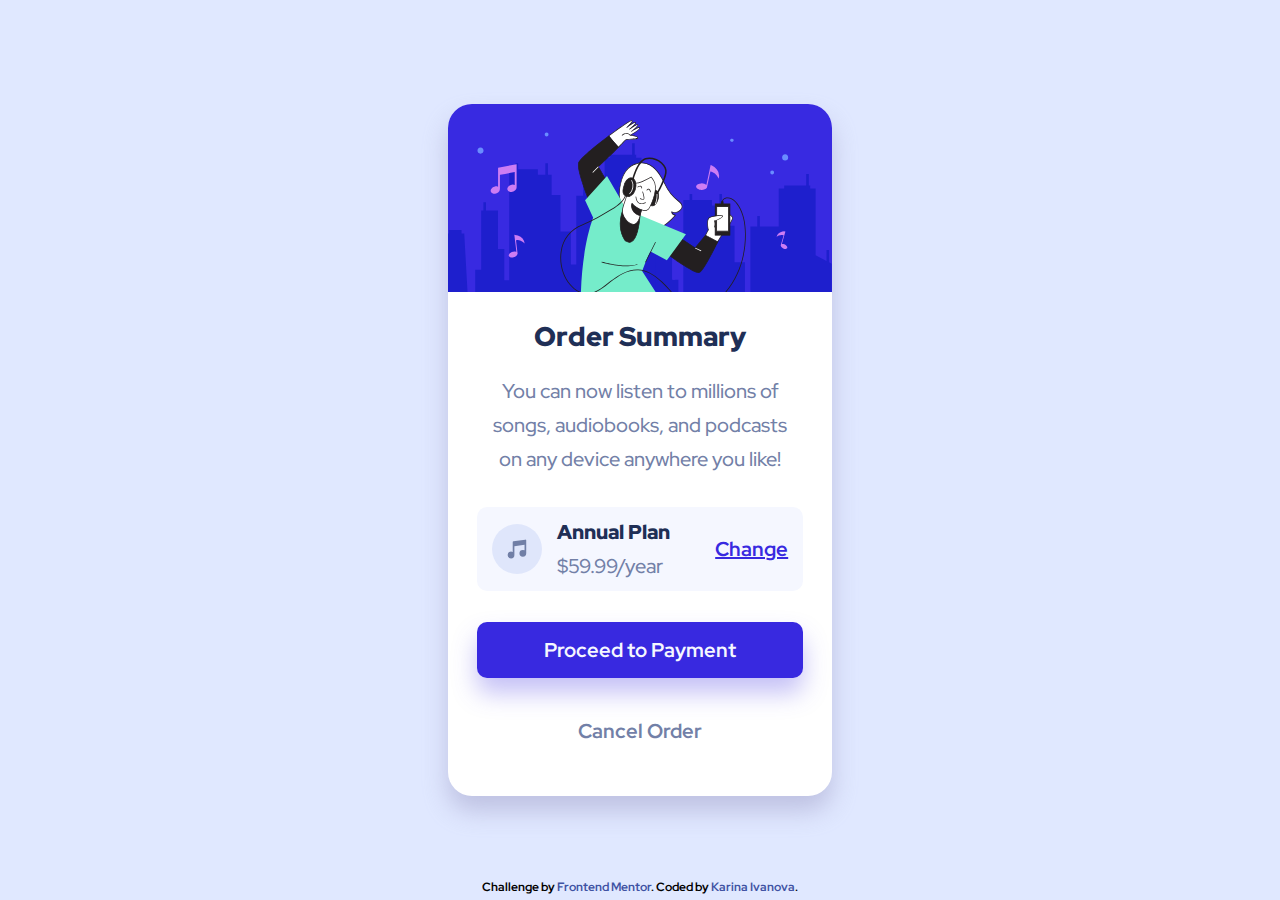
<file: Order Summary/Project/index.html>
<!DOCTYPE html>
<html lang="en" >
<head>
  <!-- displays site properly based on user's device -->
  <meta charset="UTF-8">
  <meta name="viewport" content="width=device-width, initial-scale=1.0"> 
  <!-- appearance -->
  <title>Frontend Mentor | Order summary card</title>
  <link rel="icon" href="sass/resources/favicon-32x32.png">
  <!-- connecting stylesheets -->
  <link rel="stylesheet" href="sass/style.css">
  <!-- connecting fonts --> 
  <link rel="preconnect" href="https://fonts.googleapis.com"> 
  <link rel="preconnect" href="https://fonts.gstatic.com" crossorigin> 
  <link href="https://fonts.googleapis.com/css2?family=Red+Hat+Display:wght@500;700;900&display=swap" rel="stylesheet">

</head>

<body>
  <main class="card">
    <div class="hero">
        <img src="sass/resources/illustration-hero.svg" class="hero-image" alt="illustration of a dancing girl">
    </div> 
    
    <div class="summary">
      <h1 class="summary-title">Order Summary</h1>
      <p class="description">You can now listen to millions of songs, audiobooks, and podcasts on any device anywhere you like!</p>
    </div>

    <div class="wrapper-big-section">
      <img src="sass/resources/icon-music.svg" class="music-icon" alt="music icon illustration" >
      <div class="wrapper-small">
        <span class="annual-plan">
          Annual Plan</span>
        <span class="annual-cost">
          $59.99/year</span>
      </div>
      <a href="#" class="change-link">Change</a>
    </div>
  
    <div class="buttons">
      <a href="#" class="primary-button">Proceed to Payment</button>
      <a class="secondary-button">Cancel Order</a> 
    </div>
  </main>

  <footer>
    <span class="attribution">
      Challenge by <a href="https://www.frontendmentor.io?ref=challenge" target="_blank">Frontend Mentor</a>. 
      Coded by <a href="https://github.com/karina4840" target="_blank">Karina Ivanova</a>.
    </span>  
  </footer> 

</body>

</html>
</file>
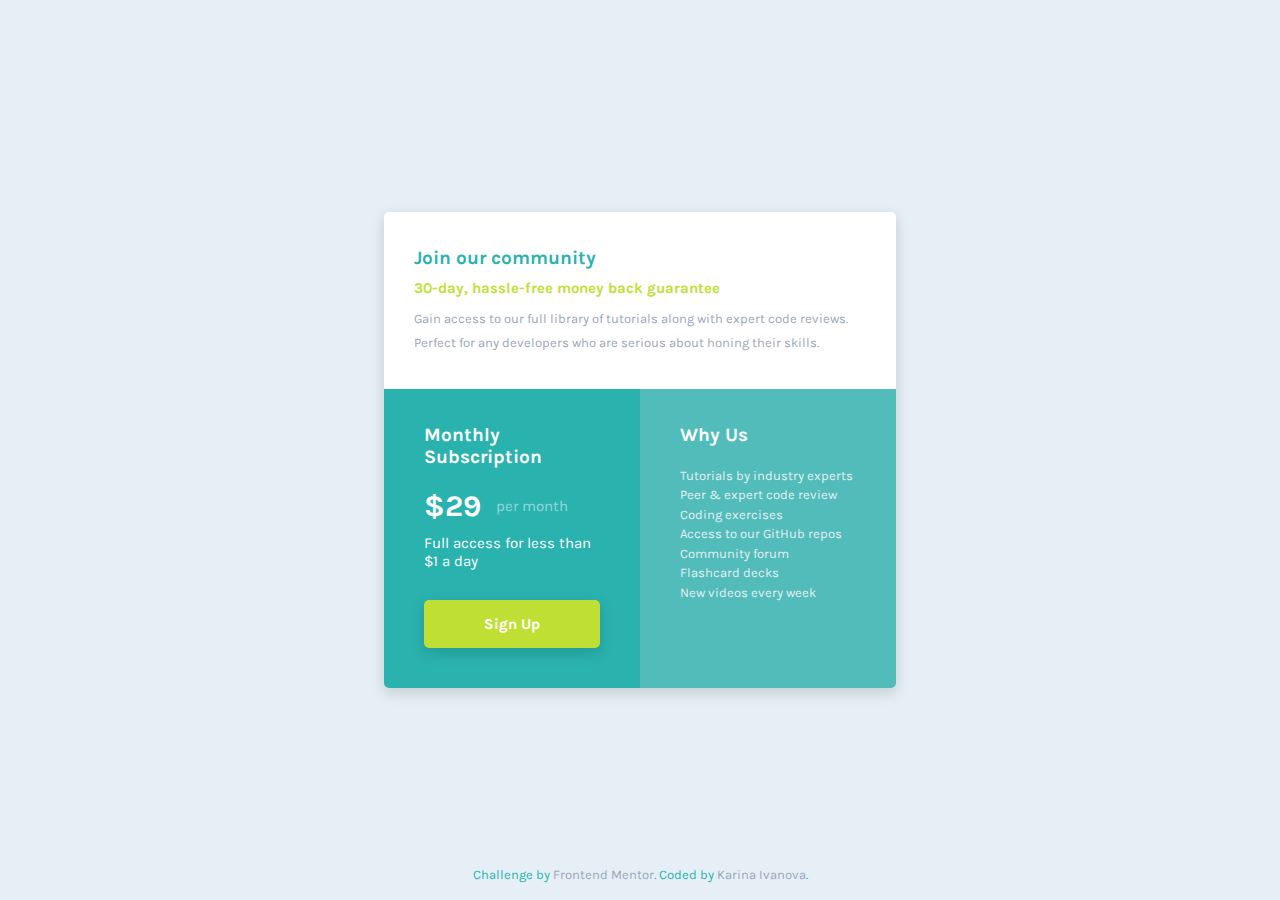
<file: Single Price/main/index.html>
<!DOCTYPE html>
<html lang="en">

<head>
  <meta charset="UTF-8">
  <meta name="viewport" content="width=device-width, initial-scale=1.0"> 
  <link rel="stylesheet" href="sass/style.css">
    <!--   WEBSITE ICON   -->
  <link rel="icon" type="image/png" sizes="32x32" href="images/favicon-32x32.png">
  <!--   LINKING IN FONTS   -->
  <link rel="preconnect" href="https://fonts.googleapis.com"> 
  <link rel="preconnect" href="https://fonts.gstatic.com" crossorigin> 
  <link href="https://fonts.googleapis.com/css2?family=Karla:wght@400;700&display=swap" rel="stylesheet">
    <!--   WEBSITE TITLE   -->
  <title>Frontend Mentor | Single Price Grid Component</title>

</head>

<body>
    <!--   CARD CONTAINER  -->
  <div class="card">
      <!--   1ST BLOCK   -->
    <div class="description">
      <h1 class="head-title">Join our community</h1>
      <p class="text-primary">
        30-day, hassle-free money back guarantee
      </p>
      <p class="text-secondary">
        Gain access to our full library of tutorials along with expert code reviews. 
        Perfect for any developers who are serious about honing their skills.
      </p>
    </div>
   <div class="row-grid-box">
    <!--   2ND BLOCK   -->
    <div class="monthly-payment">
      <h1 class="head-title">Monthly Subscription</h1>
      <div class="price-per-month">
        <p id="price-number">&dollar;29</p>
        <p id="period-of-time">per month</p>
      </div>
      <p class="text-secondary">
        Full access for less than &dollar;1 a day
      </p>
      <div class="sign-up-button">
        <a class="button">
          Sign Up
        </a>
      </div>
    </div>
    <!--   3RD BLOCK   -->
    <div class="why-us">
      <h1 class="head-title">Why Us</h1>
      <div class="why-us-box">
        <p class="text-secondary"> 
          Tutorials by industry experts <br>
          Peer &amp; expert code review <br>
          Coding exercises <br>
          Access to our GitHub repos <br>
          Community forum <br>
          Flashcard decks <br>
          New videos every week <br>
        </p>
      </div>
    </div>
   </div>
  </div>
  <footer>
    <p class="attribution">
      Challenge by <a href="https://www.frontendmentor.io?ref=challenge" target="_blank">Frontend Mentor</a>. 
      Coded by <a href="https://github.com/karina4840">Karina Ivanova</a>.
    </p>
  </footer>
</body>
</html>
</file>
<file: Order Summary/Project/sass/style.css>
html {
  display: -webkit-box;
  display: -ms-flexbox;
  display: flex;
  -webkit-box-orient: vertical;
  -webkit-box-direction: normal;
      -ms-flex-direction: column;
          flex-direction: column;
  -webkit-box-sizing: border-box;
          box-sizing: border-box;
  font-family: "Red Hat Display", sans-serif;
}

body {
  width: 100%;
  min-height: 100vh;
  position: relative;
  left: 50%;
  -webkit-transform: translateX(-50%);
          transform: translateX(-50%);
  margin: 0;
  display: -webkit-box;
  display: -ms-flexbox;
  display: flex;
  -webkit-box-pack: center;
      -ms-flex-pack: center;
          justify-content: center;
  -webkit-box-align: center;
      -ms-flex-align: center;
          align-items: center;
  background-color: #e0e8ff;
  background-repeat: no-repeat;
  background-size: contain;
  font-size: 16px;
  font-family: "Red Hat Display", sans-serif;
}

body .card {
  width: 90%;
  display: -webkit-box;
  display: -ms-flexbox;
  display: flex;
  -webkit-box-orient: vertical;
  -webkit-box-direction: normal;
      -ms-flex-direction: column;
          flex-direction: column;
  padding-bottom: 2rem;
  border-radius: 1.5em;
  overflow: hidden;
  background-color: white;
  -webkit-box-shadow: 0px 15px 25px rgba(153, 150, 192, 0.466);
          box-shadow: 0px 15px 25px rgba(153, 150, 192, 0.466);
}

body .card .hero {
  margin: 0;
}

body .card .hero-image {
  width: 100%;
  display: block;
}

body .card .summary {
  width: 100%;
  margin-left: auto;
  margin-right: auto;
  text-align: center;
}

body .card .summary .summary-title {
  color: #1f2f56;
  font-size: 25px;
  font-weight: 900;
  margin-top: 2rem;
}

body .card .summary .description {
  width: 80%;
  margin-left: auto;
  margin-right: auto;
  color: #7280a7;
  font-weight: 500;
  line-height: 1.7;
  font-size: 15px;
}

body .card .wrapper-big-section {
  margin: 0.7rem auto;
  padding: 7px 0;
  width: 85%;
  height: 100%;
  border-radius: 10px;
  border: none;
  background-color: #f5f7ff;
  display: -webkit-box;
  display: -ms-flexbox;
  display: flex;
  -webkit-box-orient: vertical;
  -webkit-box-direction: normal;
      -ms-flex-direction: grid;
          flex-direction: grid;
  -ms-flex-pack: distribute;
      justify-content: space-around;
  -webkit-box-align: center;
      -ms-flex-align: center;
          align-items: center;
}

body .card .wrapper-big-section .music-icon {
  height: 50px;
  width: 50px;
  margin: 10px 15px;
}

body .card .wrapper-big-section .wrapper-small {
  margin: 0;
  width: 100%;
  display: -webkit-box;
  display: -ms-flexbox;
  display: flex;
  -webkit-box-orient: vertical;
  -webkit-box-direction: normal;
      -ms-flex-direction: column;
          flex-direction: column;
  line-height: 1.7;
  -webkit-box-pack: left;
      -ms-flex-pack: left;
          justify-content: left;
  font-size: 14px;
}

body .card .wrapper-big-section .wrapper-small .annual-plan {
  color: #1f2f56;
  font-weight: 900;
}

body .card .wrapper-big-section .wrapper-small .annual-cost {
  color: #7280a7;
  font-weight: 500;
}

body .card .wrapper-big-section .change-link {
  margin: 0 15px 0 15px;
  -webkit-box-align: center;
      -ms-flex-align: center;
          align-items: center;
  -ms-flex-line-pack: center;
      align-content: center;
  -webkit-box-pack: center;
      -ms-flex-pack: center;
          justify-content: center;
  cursor: pointer;
  font-size: 14px;
  font-weight: 700;
  text-decoration: underline;
  -webkit-box-pack: right;
      -ms-flex-pack: right;
          justify-content: right;
}

body .card .wrapper-big-section a:link, body .card .wrapper-big-section a:visited {
  color: #3829e0;
}

body .card .wrapper-big-section a:hover, body .card .wrapper-big-section a:active {
  color: #3e52a3;
  text-decoration: none;
}

body .card .buttons {
  display: -webkit-box;
  display: -ms-flexbox;
  display: flex;
  -webkit-box-orient: vertical;
  -webkit-box-direction: normal;
      -ms-flex-direction: column;
          flex-direction: column;
  -ms-flex-line-pack: center;
      align-content: center;
  -webkit-box-align: center;
      -ms-flex-align: center;
          align-items: center;
  -webkit-box-pack: center;
      -ms-flex-pack: center;
          justify-content: center;
  text-align: center;
}

body .card .buttons .primary-button {
  width: 85%;
  padding: 15px 0px;
  margin: 10px auto;
  border: none;
  border-radius: 10px;
  -webkit-box-shadow: 0px 15px 25px rgba(90, 78, 228, 0.349);
          box-shadow: 0px 15px 25px rgba(90, 78, 228, 0.349);
  -webkit-transition: all 0.3s ease 0s;
  transition: all 0.3s ease 0s;
  cursor: pointer;
  outline: none;
  background-color: #3829e0;
  font-size: 16px;
  color: #f5f7ff;
  font-weight: 700;
  text-decoration: none;
}

body .card .buttons .primary-button:hover {
  background-color: #6055dd;
  color: #f5f7ff;
  text-decoration: none;
}

body .card .buttons .secondary-button {
  text-decoration: none;
  color: #7280a7;
  font-weight: 700;
  cursor: pointer;
  margin-top: 10px;
}

body .card .buttons .secondary-button:hover {
  color: #1f2f56;
}

body .attribution {
  width: 100%;
  position: absolute;
  left: 50%;
  -webkit-transform: translateX(-50%);
          transform: translateX(-50%);
  bottom: 5px;
  text-align: center;
  font-weight: 700;
  font-size: 12px;
}

body a {
  text-decoration: none;
  color: #3e52a3;
}

@media (max-width: 700px) {
  body {
    background-image: url(https://raw.githubusercontent.com/karina4840/oreder-summary/839b3be89d3688704fadc284585f143d2f77b004/sass/resources/pattern-background-desktop.svg);
  }
  body .card {
    width: 70%;
  }
}

@media (min-width: 700px) and (max-width: 1000px) {
  body {
    background-image: url(https://raw.githubusercontent.com/karina4840/oreder-summary/839b3be89d3688704fadc284585f143d2f77b004/sass/resources/pattern-background-desktop.svg);
  }
  body .card {
    width: 35%;
  }
  body .card .summary .summary-title {
    font-size: 22px;
    font-weight: 900;
    margin-top: 1.7rem;
  }
  body .card .summary .description {
    line-height: 1.7;
    font-size: 12px;
  }
  body .card .wrapper-big-section .music-icon {
    height: 40px;
    width: 40px;
  }
  body .card .wrapper-big-section .wrapper-small, body .card .wrapper-big-section .change-link {
    font-size: 12px;
  }
  body .card .buttons .primary-button, body .card .buttons .secondary-button {
    font-size: 12px;
  }
}

@media (min-width: 1000px) and (max-width: 1200px) {
  body {
    background-image: url(https://raw.githubusercontent.com/karina4840/oreder-summary/839b3be89d3688704fadc284585f143d2f77b004/sass/resources/pattern-background-desktop.svg);
  }
  body .card {
    width: 35%;
  }
  body .card .summary .summary-title {
    font-size: 25px;
    font-weight: 900;
    margin-top: 1.7rem;
  }
  body .card .summary .description {
    line-height: 1.7;
    font-size: 16px;
  }
  body .card .wrapper-big-section .music-icon {
    height: 40px;
    width: 40px;
  }
  body .card .wrapper-big-section .wrapper-small, body .card .wrapper-big-section .change-link {
    font-size: 16px;
  }
  body .card .buttons .primary-button, body .card .buttons .secondary-button {
    font-size: 16px;
    margin: 10px auto;
  }
}

@media (min-width: 1200px) {
  body {
    background-image: url(https://raw.githubusercontent.com/karina4840/oreder-summary/839b3be89d3688704fadc284585f143d2f77b004/sass/resources/pattern-background-desktop.svg);
  }
  body .card {
    width: 30%;
  }
  body .card .summary .summary-title {
    font-size: 27px;
    font-weight: 900;
    margin-top: 1.7rem;
  }
  body .card .summary .description {
    line-height: 1.7;
    font-size: 20px;
  }
  body .card .wrapper-big-section .music-icon {
    height: 50px;
    width: 50px;
  }
  body .card .wrapper-big-section .wrapper-small, body .card .wrapper-big-section .change-link {
    font-size: 20px;
  }
  body .card .buttons .primary-button, body .card .buttons .secondary-button {
    font-size: 20px;
    margin: 20px auto;
  }
}

@media (max-width: 400px) {
  body {
    background-image: url(https://raw.githubusercontent.com/karina4840/order-summary/main/sass/resources/pattern-background-mobile.svg);
    width: 100%;
  }
  body .card {
    width: 85%;
  }
  body .card .summary .summary-title {
    font-size: 20px;
    font-weight: 900;
    margin-top: 1.7rem;
  }
}

@media (max-width: 325px) {
  body {
    background-image: url(https://raw.githubusercontent.com/karina4840/order-summary/main/sass/resources/pattern-background-mobile.svg);
    width: 100%;
  }
  body .card {
    width: 85%;
  }
  body .card .summary .summary-title {
    font-size: 18px;
  }
  body .card .summary .description {
    font-size: 12px;
  }
  body .card .wrapper-big-section .wrapper-small, body .card .wrapper-big-section .change-link {
    font-size: 12px;
  }
  body .card .wrapper-big-section .change-link {
    margin-left: 15px;
  }
  body .card .buttons .primary-button, body .card .buttons .secondary-button {
    font-size: 12px;
  }
  body .attribution {
    font-size: 10px;
  }
}
/*# sourceMappingURL=style.css.map */
</file>
<file: Single Price/main/sass/style.css>
body {
  width: 100%;
  min-height: 100vh;
  margin: 0;
  position: relative;
  display: -webkit-box;
  display: -ms-flexbox;
  display: flex;
  -webkit-box-orient: vertical;
  -webkit-box-direction: normal;
      -ms-flex-direction: column;
          flex-direction: column;
  -webkit-box-align: center;
      -ms-flex-align: center;
          align-items: center;
  -webkit-box-pack: center;
      -ms-flex-pack: center;
          justify-content: center;
  background-color: #e5eff5;
  font-family: "Karla", sans-serif;
}

body .card {
  width: 85%;
  margin: 15% auto;
  border-radius: 5px;
  -webkit-box-shadow: rgba(0, 0, 0, 0.15) 0px 5px 15px 0px;
          box-shadow: rgba(0, 0, 0, 0.15) 0px 5px 15px 0px;
  overflow: hidden;
}

body .card .description, body .card .monthly-payment, body .card .why-us {
  padding: 20px 25px;
  width: auto;
}

body .card .description .head-title, body .card .description .text-primary, body .card .description .text-secondary, body .card .monthly-payment .head-title, body .card .monthly-payment .text-primary, body .card .monthly-payment .text-secondary, body .card .why-us .head-title, body .card .why-us .text-primary, body .card .why-us .text-secondary {
  margin-top: 0;
  margin-bottom: 20px;
}

body .card .description .head-title, body .card .monthly-payment .head-title, body .card .why-us .head-title {
  font-size: 19px;
  font-weight: bold;
}

body .card .description .text-primary, body .card .monthly-payment .text-primary, body .card .why-us .text-primary {
  font-size: 15px;
}

body .card .description .text-secondary, body .card .monthly-payment .text-secondary, body .card .why-us .text-secondary {
  font-size: 13px;
}

body .card .description {
  background-color: white;
}

body .card .description .head-title {
  color: #2ab2af;
  margin-top: 10px;
}

body .card .description .text-primary {
  color: #c0df34;
  font-weight: 700;
}

body .card .description .text-secondary {
  line-height: 1.8;
  color: #98a6bd;
  margin-bottom: 10px;
}

body .card .monthly-payment {
  background-color: #2ab2af;
}

body .card .monthly-payment .head-title {
  color: white;
}

body .card .monthly-payment .price-per-month {
  display: -webkit-box;
  display: -ms-flexbox;
  display: flex;
  -webkit-box-orient: horizontal;
  -webkit-box-direction: normal;
      -ms-flex-direction: row;
          flex-direction: row;
  -webkit-box-pack: left;
      -ms-flex-pack: left;
          justify-content: left;
  -webkit-box-align: center;
      -ms-flex-align: center;
          align-items: center;
  -ms-flex-line-pack: start;
      align-content: flex-start;
  margin-bottom: 10px;
}

body .card .monthly-payment .price-per-month #price-number {
  font-size: 30px;
  color: white;
  font-weight: 700;
  margin: 0;
}

body .card .monthly-payment .price-per-month #period-of-time {
  font-size: 15px;
  color: rgba(255, 255, 255, 0.507);
  margin: 0;
  margin-left: 15px;
}

body .card .monthly-payment .text-secondary {
  font-size: 15px;
  color: white;
  margin-bottom: 30px;
}

body .card .monthly-payment .sign-up-button {
  display: -webkit-box;
  display: -ms-flexbox;
  display: flex;
  text-align: center;
  margin: 0;
  margin-bottom: 5px;
}

body .card .monthly-payment .sign-up-button .button {
  cursor: pointer;
  font-weight: 700;
  font-size: 15px;
  color: white;
  background-color: #c0df34;
  width: 100%;
  padding: 15px 0px;
  margin: 0;
  border-radius: 5px;
  -webkit-box-shadow: rgba(0, 0, 0, 0.15) 0px 5px 15px 0px;
          box-shadow: rgba(0, 0, 0, 0.15) 0px 5px 15px 0px;
}

body .card .monthly-payment .sign-up-button .button:hover {
  color: #98a6bd;
}

body .card .monthly-payment .sign-up-button .button:active {
  background-color: #d9f55c;
}

body .card .why-us {
  background-color: #52bcba;
}

body .card .why-us .head-title {
  color: white;
}

body .card .why-us .why-us-box {
  text-align: left;
}

body .card .why-us .why-us-box .text-secondary {
  color: #e5eff5;
  line-height: 1.5;
  margin-bottom: 10px;
}

body .attribution {
  width: 100%;
  position: absolute;
  bottom: 5px;
  left: 50%;
  -webkit-transform: translateX(-50%);
          transform: translateX(-50%);
  text-align: center;
  font-size: 13px;
  color: #2ab2af;
}

body .attribution a {
  color: #98a6bd;
  text-decoration: none;
}

@media (max-width: 375px) {
  body .monthly-payment #price-number {
    font-size: 19px;
  }
  body .monthly-payment .text-secondary {
    font-size: 13px;
  }
}

@media (min-width: 700px) and (max-width: 1000px) {
  body .card {
    width: 70%;
    margin: 10% auto;
  }
  body .card .description, body .card .monthly-payment, body .card .why-us {
    padding: 25px 30px;
  }
  body .card .description .head-title, body .card .description .text-primary {
    margin-bottom: 10px;
  }
  body .card .row-grid-box {
    display: -webkit-box;
    display: -ms-flexbox;
    display: flex;
    -webkit-box-orient: horizontal;
    -webkit-box-direction: normal;
        -ms-flex-direction: row;
            flex-direction: row;
  }
  body .card .row-grid-box .monthly-payment, body .card .row-grid-box .why-us {
    width: 100%;
    padding: 35px 40px;
  }
  body .card .row-grid-box .monthly-payment .head-title, body .card .row-grid-box .why-us .head-title {
    font-size: 15px;
  }
  body .card .row-grid-box .monthly-payment .text-secondary {
    font-size: 13px;
  }
  body .card .row-grid-box .monthly-payment .button {
    font-size: 13px;
  }
}

@media (min-width: 1000px) {
  body .card {
    width: 60%;
    margin: 10% auto;
  }
  body .card .description, body .card .monthly-payment, body .card .why-us {
    padding: 25px 30px;
  }
  body .card .description .head-title, body .card .description .text-primary {
    margin-bottom: 10px;
  }
  body .card .row-grid-box {
    display: -webkit-box;
    display: -ms-flexbox;
    display: flex;
    -webkit-box-orient: horizontal;
    -webkit-box-direction: normal;
        -ms-flex-direction: row;
            flex-direction: row;
  }
  body .card .row-grid-box .monthly-payment, body .card .row-grid-box .why-us {
    width: 100%;
    padding: 35px 40px;
  }
  body .card .row-grid-box .monthly-payment .head-title, body .card .row-grid-box .why-us .head-title {
    font-size: 19px;
  }
  body .card .row-grid-box .monthly-payment .text-secondary {
    font-size: 15px;
  }
  body .card .row-grid-box .monthly-payment .button {
    font-size: 15px;
  }
}

@media (min-width: 1200px) {
  body .card {
    width: 40%;
    margin: 10% auto;
  }
  body .card .description, body .card .monthly-payment, body .card .why-us {
    padding: 25px 30px;
  }
}
/*# sourceMappingURL=style.css.map */
</file>
